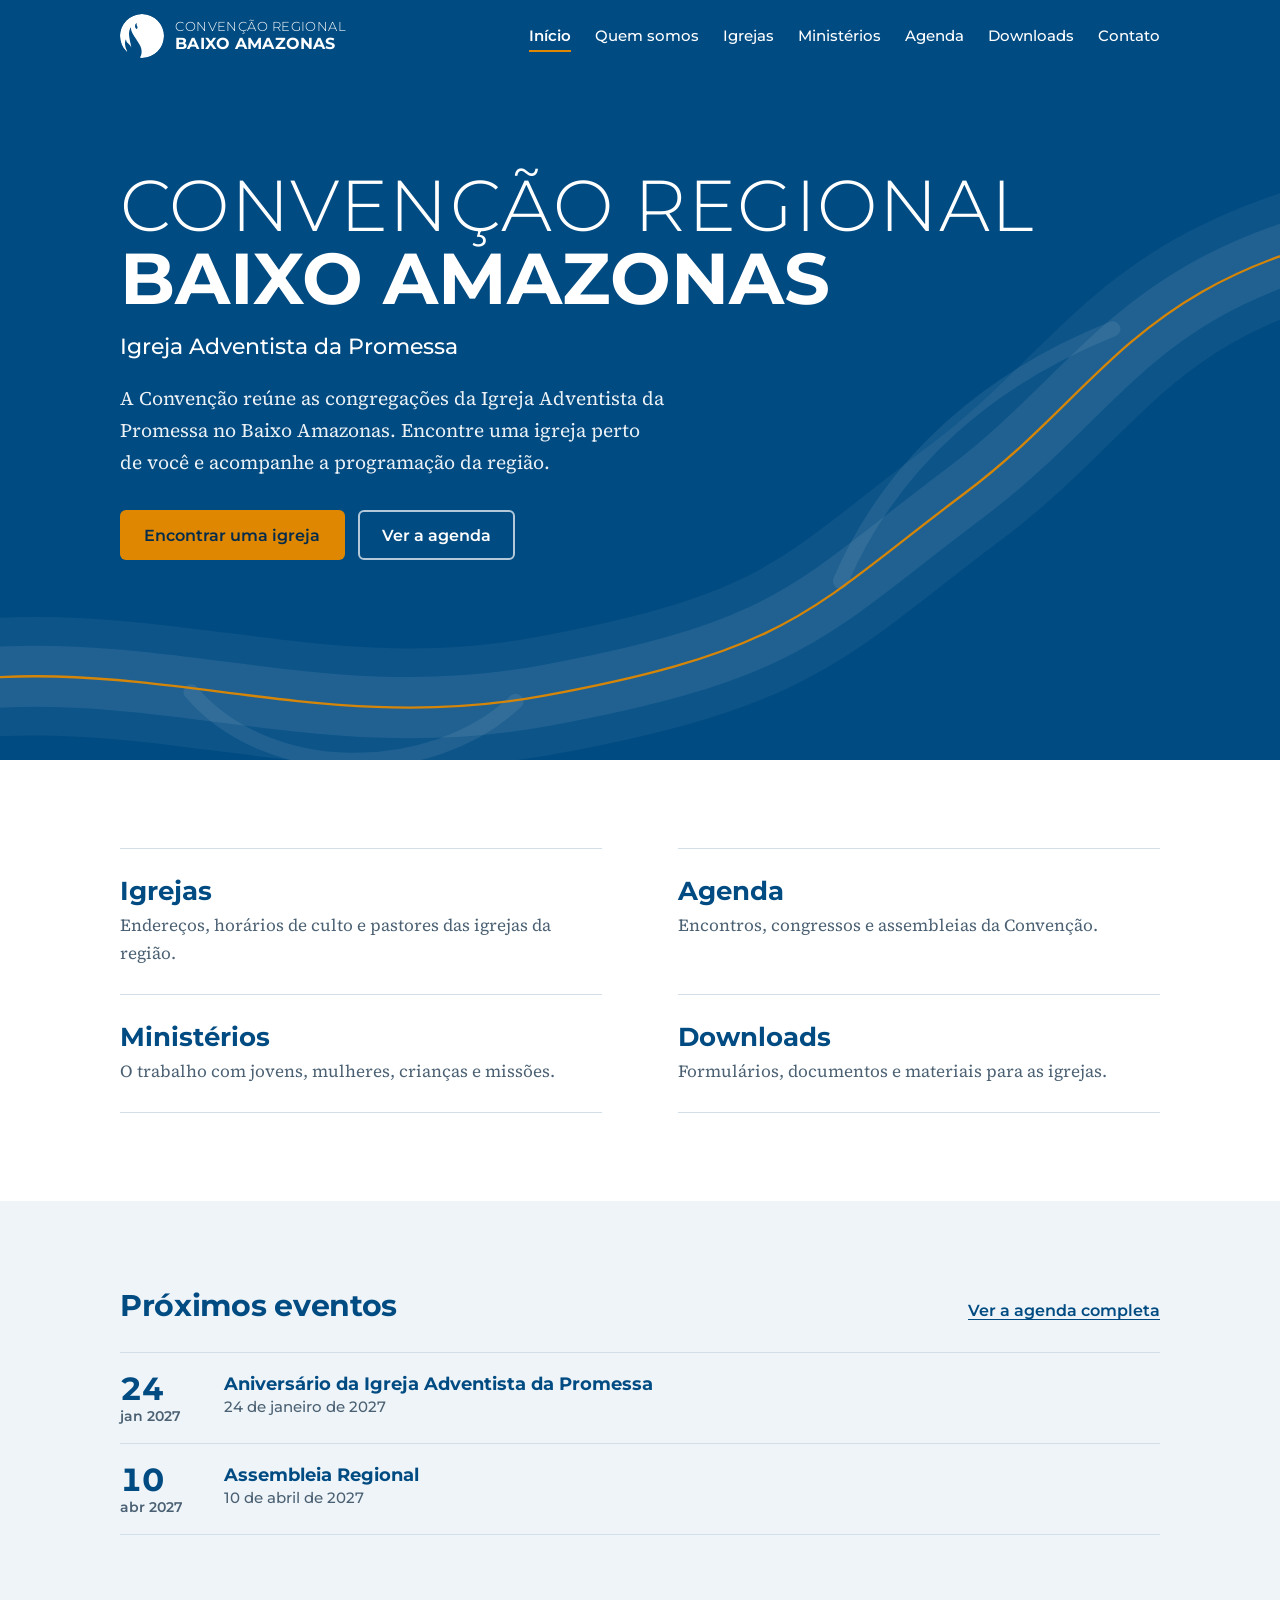
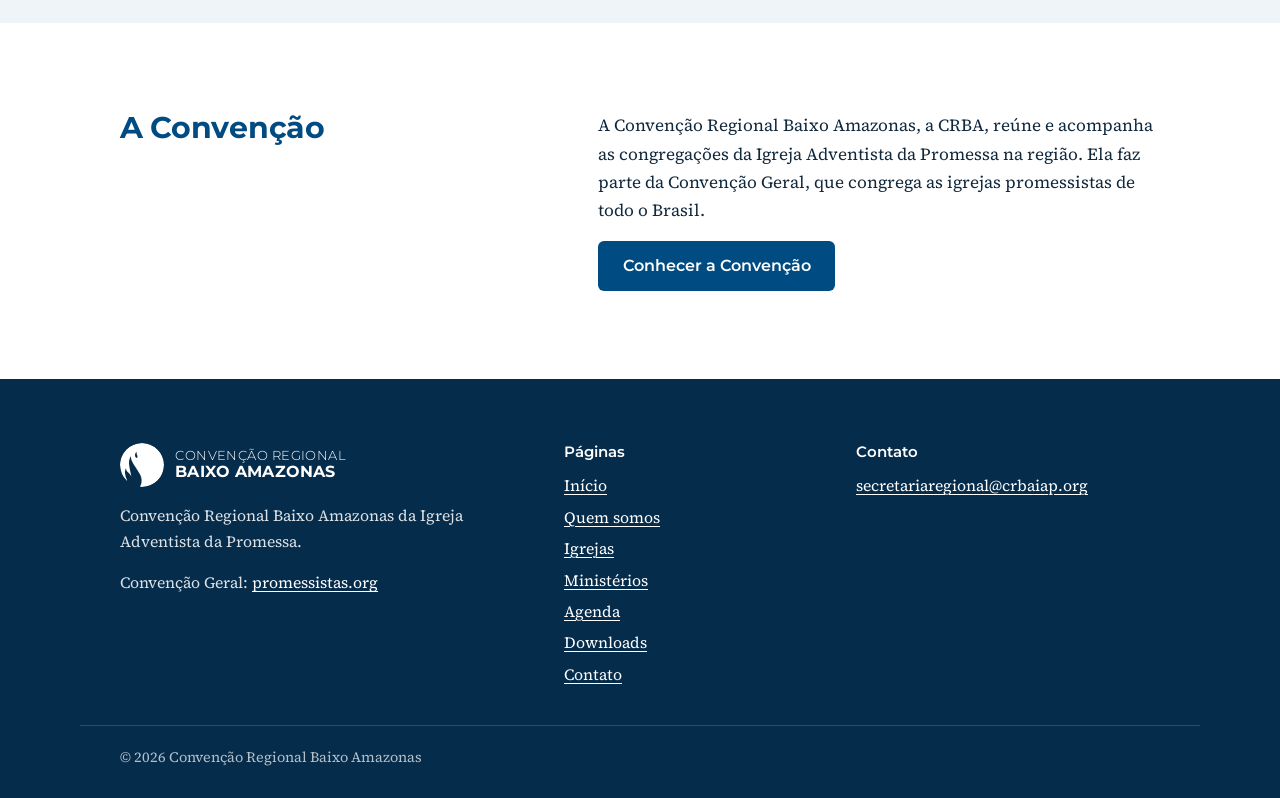
<file: index.html>
<!doctype html>
<html lang="pt-BR" data-base="">
<head>
<meta charset="utf-8">
<meta name="viewport" content="width=device-width, initial-scale=1">
<title>Convenção Regional Baixo Amazonas | Igreja Adventista da Promessa</title>
<meta name="description" content="Site oficial da Convenção Regional Baixo Amazonas da Igreja Adventista da Promessa: igrejas da região, agenda, ministérios e contato.">
<link rel="canonical" href="https://crbaiap.org/">
<meta property="og:type" content="website">
<meta property="og:locale" content="pt_BR">
<meta property="og:site_name" content="Convenção Regional Baixo Amazonas">
<meta property="og:title" content="Convenção Regional Baixo Amazonas | Igreja Adventista da Promessa">
<meta property="og:description" content="Site oficial da Convenção Regional Baixo Amazonas da Igreja Adventista da Promessa: igrejas da região, agenda, ministérios e contato.">
<meta property="og:image" content="https://crbaiap.org/assets/img/compartilhar.png">
<meta name="theme-color" content="#004B82">
<link rel="icon" href="assets/img/favicon.svg" type="image/svg+xml">
<link rel="icon" href="assets/img/favicon-32.png" sizes="32x32" type="image/png">
<link rel="apple-touch-icon" href="assets/img/apple-touch-icon.png">
<link rel="preload" href="assets/fonts/montserrat-latin-wght-normal.woff2" as="font" type="font/woff2" crossorigin>
<link rel="stylesheet" href="assets/css/site.css">
</head>
<body>
<a class="pular" href="#conteudo">Ir para o conteúdo</a>

<header class="topo">
  <div class="caixa topo-linha">
    <a class="marca" href="" aria-label="Convenção Regional Baixo Amazonas, página inicial">
      <img src="assets/img/marca-branca.svg" alt="" width="44" height="44">
      <span class="marca-nome"><span class="marca-l1">Convenção Regional</span><span class="marca-l2">Baixo Amazonas</span></span>
    </a>
    <button class="menu-botao" type="button" aria-expanded="false" aria-controls="menu">Menu</button>
    <nav class="menu" id="menu" aria-label="Principal">
      <ul><li><a href="" aria-current="page">Início</a></li><li><a href="quem-somos/">Quem somos</a></li><li><a href="igrejas/">Igrejas</a></li><li><a href="ministerios/">Ministérios</a></li><li><a href="agenda/">Agenda</a></li><li><a href="downloads/">Downloads</a></li><li><a href="contato/">Contato</a></li></ul>
    </nav>
  </div>
</header>

<main id="conteudo">
  <section class="abertura">
    <div class="caixa abertura-texto">
      <h1><span class="l1">Convenção Regional</span> <span class="l2">Baixo Amazonas</span></h1>
      <p class="abertura-igreja">Igreja Adventista da Promessa</p>
      <p class="abertura-resumo">A Convenção reúne as congregações da Igreja Adventista da Promessa no Baixo Amazonas. Encontre uma igreja perto de você e acompanhe a programação da região.</p>
      <div class="acoes">
        <a class="botao botao-cheio" href="igrejas/">Encontrar uma igreja</a>
        <a class="botao botao-linha" href="agenda/">Ver a agenda</a>
      </div>
    </div>
    <svg class="rio" viewBox="0 0 1440 720" preserveAspectRatio="xMidYMax slice" aria-hidden="true" focusable="false">
      <path class="leito" stroke-width="124" d="M-80 650C180 590 360 700 620 652S900 560 1060 440S1240 200 1560 150"/>
      <path class="canal" stroke-width="64" d="M-80 650C180 590 360 700 620 652S900 560 1060 440S1240 200 1560 150"/>
      <path class="canal" stroke-width="16" d="M250 648C330 742 500 742 590 658"/>
      <path class="canal" stroke-width="16" d="M930 532C985 404 1090 318 1215 268"/>
      <path class="fio-chama" pathLength="1" d="M-80 650C180 590 360 700 620 652S900 560 1060 440S1240 200 1560 150"/>
    </svg>
  </section>

  <section class="secao" aria-label="Acesso rápido">
    <div class="caixa">
      <ul class="atalhos">
        <li><a href="igrejas/"><strong>Igrejas</strong><span>Endereços, horários de culto e pastores das igrejas da região.</span></a></li>
        <li><a href="agenda/"><strong>Agenda</strong><span>Encontros, congressos e assembleias da Convenção.</span></a></li>
        <li><a href="ministerios/"><strong>Ministérios</strong><span>O trabalho com jovens, mulheres, crianças e missões.</span></a></li>
        <li><a href="downloads/"><strong>Downloads</strong><span>Formulários, documentos e materiais para as igrejas.</span></a></li>
      </ul>
    </div>
  </section>

  <section class="secao secao-nevoa" data-proximos hidden>
    <div class="caixa">
      <div class="secao-cabeca">
        <h2>Próximos eventos</h2>
        <a href="agenda/">Ver a agenda completa</a>
      </div>
      <ul class="eventos"></ul>
    </div>
  </section>

  <section class="secao">
    <div class="caixa duas">
      <h2>A Convenção</h2>
      <div>
        <p>A Convenção Regional Baixo Amazonas, a CRBA, reúne e acompanha as congregações da Igreja Adventista da Promessa na região. Ela faz parte da Convenção Geral, que congrega as igrejas promessistas de todo o Brasil.</p>
        <p><a class="botao botao-azul" href="quem-somos/">Conhecer a Convenção</a></p>
      </div>
    </div>
  </section>
</main>

<footer class="rodape">
  <div class="caixa rodape-grade">
    <div>
      <a class="marca" href="" aria-label="Convenção Regional Baixo Amazonas, página inicial">
        <img src="assets/img/marca-branca.svg" alt="" width="44" height="44">
        <span class="marca-nome"><span class="marca-l1">Convenção Regional</span><span class="marca-l2">Baixo Amazonas</span></span>
      </a>
      <p>Convenção Regional Baixo Amazonas da Igreja Adventista da Promessa.</p>
      <p>Convenção Geral: <a href="https://promessistas.org/" target="_blank" rel="noopener">promessistas.org</a></p>
    </div>
    <nav aria-label="Rodapé">
      <h2>Páginas</h2>
      <ul><li><a href="">Início</a></li><li><a href="quem-somos/">Quem somos</a></li><li><a href="igrejas/">Igrejas</a></li><li><a href="ministerios/">Ministérios</a></li><li><a href="agenda/">Agenda</a></li><li><a href="downloads/">Downloads</a></li><li><a href="contato/">Contato</a></li></ul>
    </nav>
    <div data-rodape-contatos hidden>
      <h2>Contato</h2>
      <ul></ul>
    </div>
  </div>
  <div class="caixa rodape-fim">© <span data-ano>2026</span> Convenção Regional Baixo Amazonas</div>
</footer>

<script src="assets/js/site.js" defer></script>
</body>
</html>
</file>
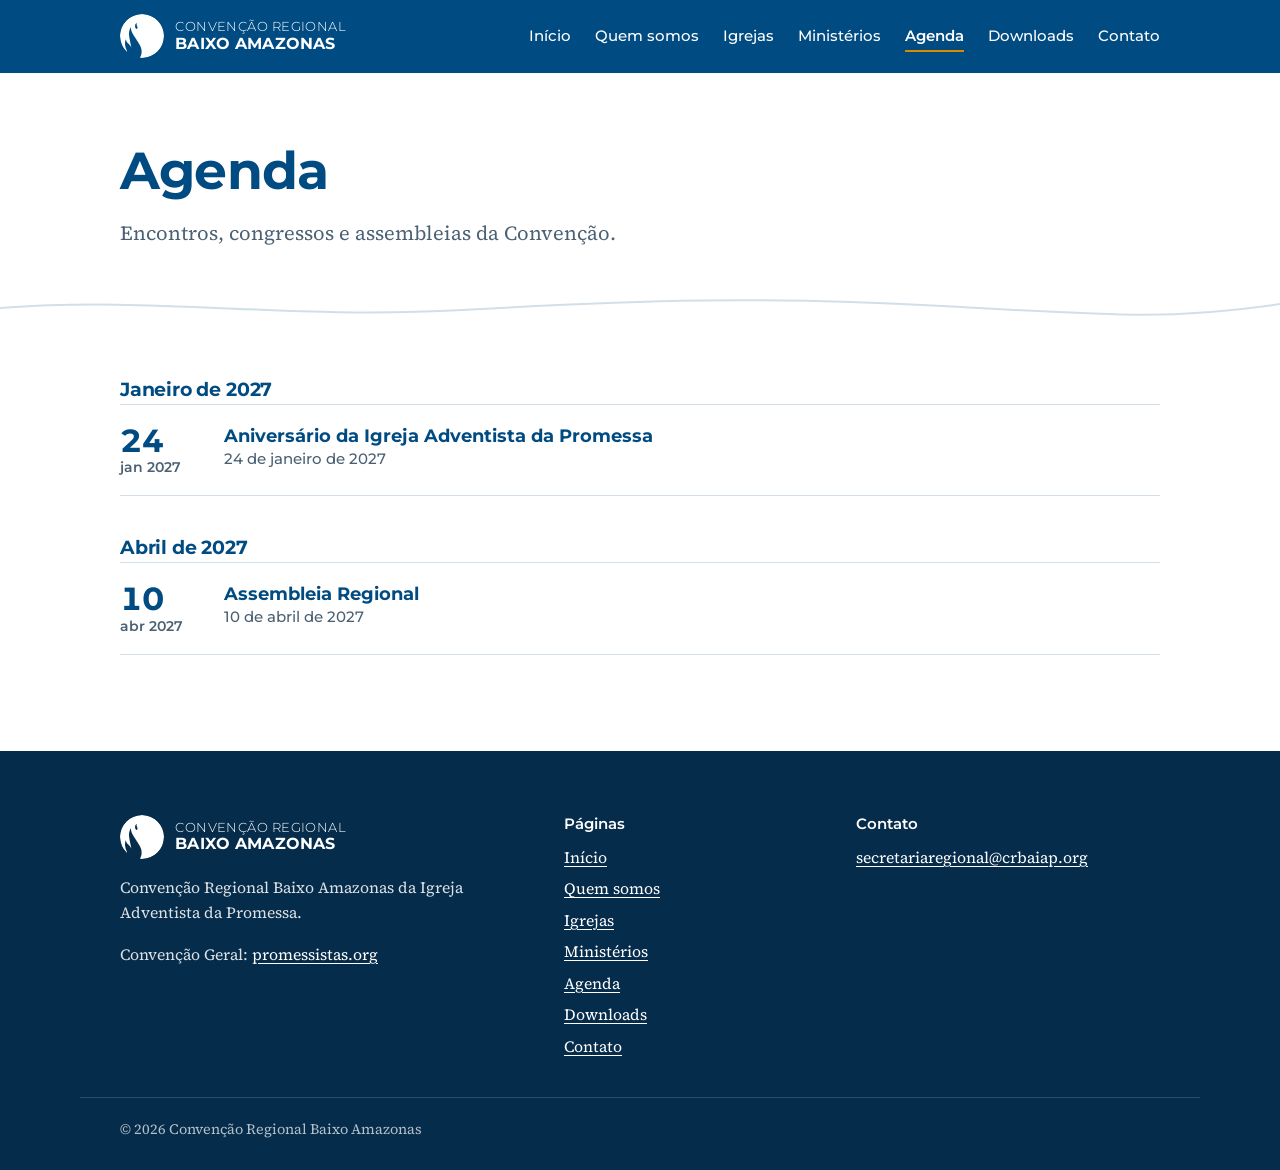
<file: agenda/index.html>
<!doctype html>
<html lang="pt-BR" data-base="../">
<head>
<meta charset="utf-8">
<meta name="viewport" content="width=device-width, initial-scale=1">
<title>Agenda | Convenção Regional Baixo Amazonas</title>
<meta name="description" content="Encontros, congressos e assembleias da Convenção Regional Baixo Amazonas.">
<link rel="canonical" href="https://crbaiap.org/agenda/">
<meta property="og:type" content="website">
<meta property="og:locale" content="pt_BR">
<meta property="og:site_name" content="Convenção Regional Baixo Amazonas">
<meta property="og:title" content="Agenda | Convenção Regional Baixo Amazonas">
<meta property="og:description" content="Encontros, congressos e assembleias da Convenção Regional Baixo Amazonas.">
<meta property="og:image" content="https://crbaiap.org/assets/img/compartilhar.png">
<meta name="theme-color" content="#004B82">
<link rel="icon" href="../assets/img/favicon.svg" type="image/svg+xml">
<link rel="icon" href="../assets/img/favicon-32.png" sizes="32x32" type="image/png">
<link rel="apple-touch-icon" href="../assets/img/apple-touch-icon.png">
<link rel="preload" href="../assets/fonts/montserrat-latin-wght-normal.woff2" as="font" type="font/woff2" crossorigin>
<link rel="stylesheet" href="../assets/css/site.css">
</head>
<body>
<a class="pular" href="#conteudo">Ir para o conteúdo</a>

<header class="topo">
  <div class="caixa topo-linha">
    <a class="marca" href="../" aria-label="Convenção Regional Baixo Amazonas, página inicial">
      <img src="../assets/img/marca-branca.svg" alt="" width="44" height="44">
      <span class="marca-nome"><span class="marca-l1">Convenção Regional</span><span class="marca-l2">Baixo Amazonas</span></span>
    </a>
    <button class="menu-botao" type="button" aria-expanded="false" aria-controls="menu">Menu</button>
    <nav class="menu" id="menu" aria-label="Principal">
      <ul><li><a href="../">Início</a></li><li><a href="../quem-somos/">Quem somos</a></li><li><a href="../igrejas/">Igrejas</a></li><li><a href="../ministerios/">Ministérios</a></li><li><a href="../agenda/" aria-current="page">Agenda</a></li><li><a href="../downloads/">Downloads</a></li><li><a href="../contato/">Contato</a></li></ul>
    </nav>
  </div>
</header>

<main id="conteudo">
  <div class="caixa pagina-cabeca">
    <h1>Agenda</h1>
    <p>Encontros, congressos e assembleias da Convenção.</p>
  </div>
  <svg class="margem-rio" viewBox="0 0 1440 28" preserveAspectRatio="none" aria-hidden="true" focusable="false"><path d="M0 14C180 2 320 26 520 16S860 2 1060 12S1320 26 1440 10"/></svg>
  <div class="caixa pagina-corpo">
    <div data-lista="agenda">
        <p class="carregando">Carregando…</p>
        <noscript><p>Para ver esta lista, ative o JavaScript no navegador.</p></noscript>
      </div>
  </div>
</main>

<footer class="rodape">
  <div class="caixa rodape-grade">
    <div>
      <a class="marca" href="../" aria-label="Convenção Regional Baixo Amazonas, página inicial">
        <img src="../assets/img/marca-branca.svg" alt="" width="44" height="44">
        <span class="marca-nome"><span class="marca-l1">Convenção Regional</span><span class="marca-l2">Baixo Amazonas</span></span>
      </a>
      <p>Convenção Regional Baixo Amazonas da Igreja Adventista da Promessa.</p>
      <p>Convenção Geral: <a href="https://promessistas.org/" target="_blank" rel="noopener">promessistas.org</a></p>
    </div>
    <nav aria-label="Rodapé">
      <h2>Páginas</h2>
      <ul><li><a href="../">Início</a></li><li><a href="../quem-somos/">Quem somos</a></li><li><a href="../igrejas/">Igrejas</a></li><li><a href="../ministerios/">Ministérios</a></li><li><a href="../agenda/">Agenda</a></li><li><a href="../downloads/">Downloads</a></li><li><a href="../contato/">Contato</a></li></ul>
    </nav>
    <div data-rodape-contatos hidden>
      <h2>Contato</h2>
      <ul></ul>
    </div>
  </div>
  <div class="caixa rodape-fim">© <span data-ano>2026</span> Convenção Regional Baixo Amazonas</div>
</footer>

<script src="../assets/js/site.js" defer></script>
</body>
</html>
</file>
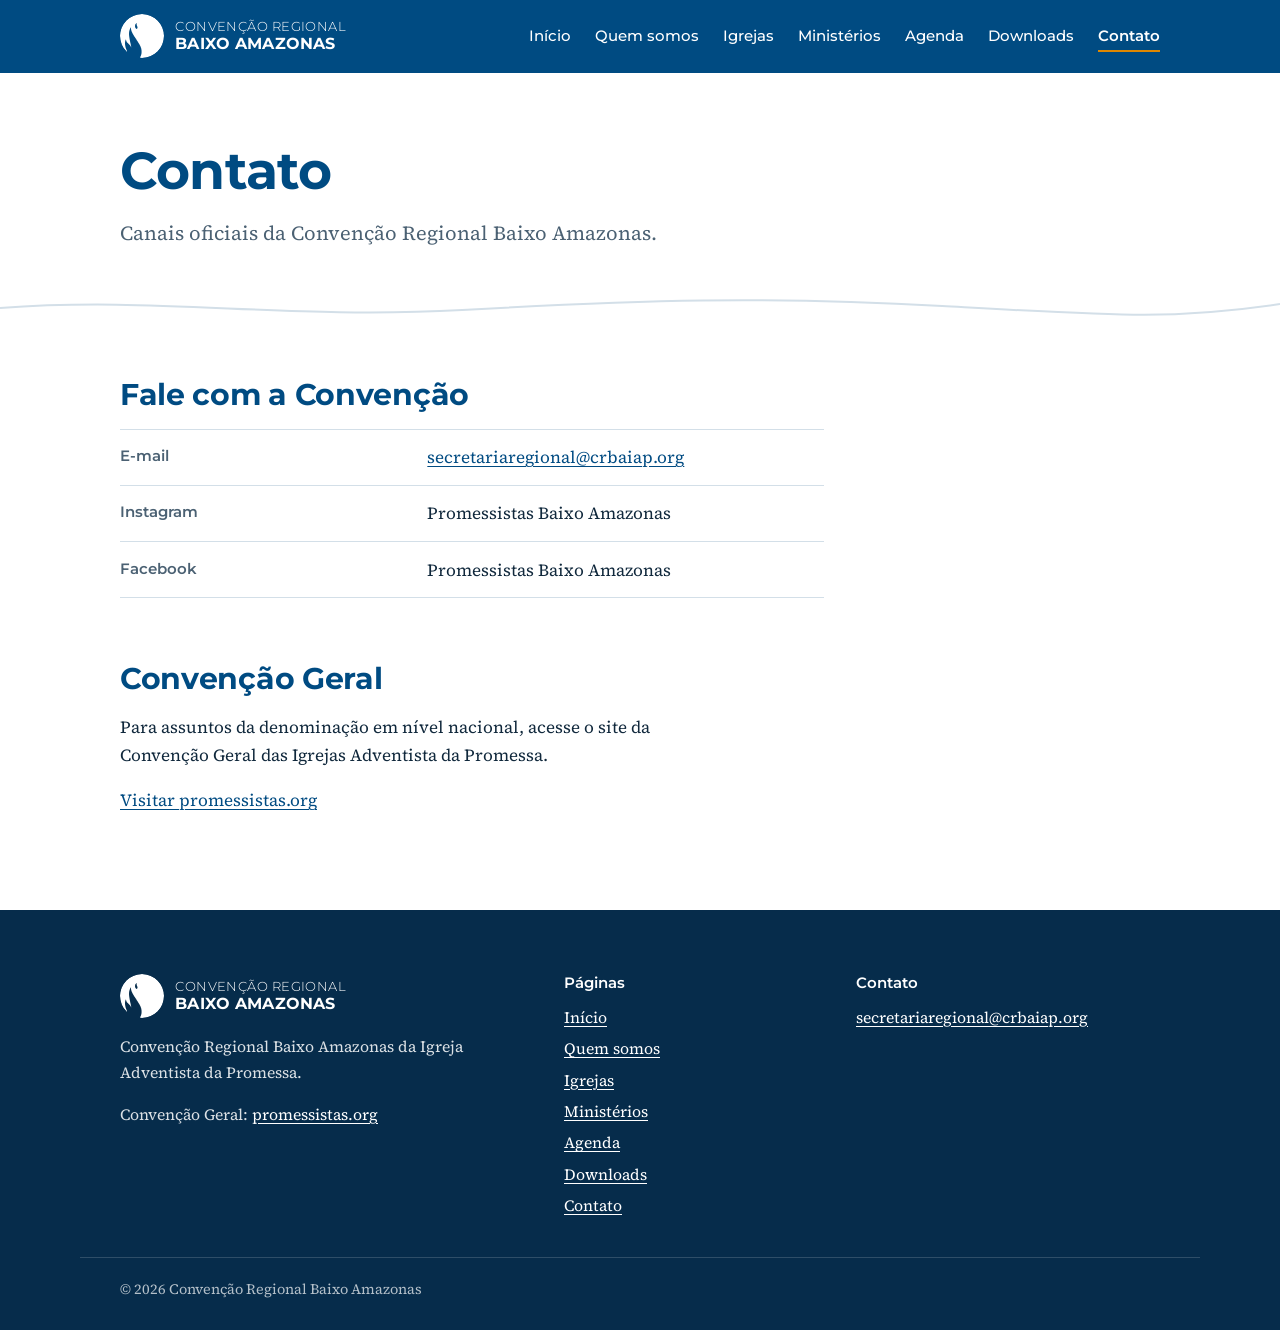
<file: contato/index.html>
<!doctype html>
<html lang="pt-BR" data-base="../">
<head>
<meta charset="utf-8">
<meta name="viewport" content="width=device-width, initial-scale=1">
<title>Contato | Convenção Regional Baixo Amazonas</title>
<meta name="description" content="Canais oficiais de contato da Convenção Regional Baixo Amazonas da Igreja Adventista da Promessa.">
<link rel="canonical" href="https://crbaiap.org/contato/">
<meta property="og:type" content="website">
<meta property="og:locale" content="pt_BR">
<meta property="og:site_name" content="Convenção Regional Baixo Amazonas">
<meta property="og:title" content="Contato | Convenção Regional Baixo Amazonas">
<meta property="og:description" content="Canais oficiais de contato da Convenção Regional Baixo Amazonas da Igreja Adventista da Promessa.">
<meta property="og:image" content="https://crbaiap.org/assets/img/compartilhar.png">
<meta name="theme-color" content="#004B82">
<link rel="icon" href="../assets/img/favicon.svg" type="image/svg+xml">
<link rel="icon" href="../assets/img/favicon-32.png" sizes="32x32" type="image/png">
<link rel="apple-touch-icon" href="../assets/img/apple-touch-icon.png">
<link rel="preload" href="../assets/fonts/montserrat-latin-wght-normal.woff2" as="font" type="font/woff2" crossorigin>
<link rel="stylesheet" href="../assets/css/site.css">
</head>
<body>
<a class="pular" href="#conteudo">Ir para o conteúdo</a>

<header class="topo">
  <div class="caixa topo-linha">
    <a class="marca" href="../" aria-label="Convenção Regional Baixo Amazonas, página inicial">
      <img src="../assets/img/marca-branca.svg" alt="" width="44" height="44">
      <span class="marca-nome"><span class="marca-l1">Convenção Regional</span><span class="marca-l2">Baixo Amazonas</span></span>
    </a>
    <button class="menu-botao" type="button" aria-expanded="false" aria-controls="menu">Menu</button>
    <nav class="menu" id="menu" aria-label="Principal">
      <ul><li><a href="../">Início</a></li><li><a href="../quem-somos/">Quem somos</a></li><li><a href="../igrejas/">Igrejas</a></li><li><a href="../ministerios/">Ministérios</a></li><li><a href="../agenda/">Agenda</a></li><li><a href="../downloads/">Downloads</a></li><li><a href="../contato/" aria-current="page">Contato</a></li></ul>
    </nav>
  </div>
</header>

<main id="conteudo">
  <div class="caixa pagina-cabeca">
    <h1>Contato</h1>
    <p>Canais oficiais da Convenção Regional Baixo Amazonas.</p>
  </div>
  <svg class="margem-rio" viewBox="0 0 1440 28" preserveAspectRatio="none" aria-hidden="true" focusable="false"><path d="M0 14C180 2 320 26 520 16S860 2 1060 12S1320 26 1440 10"/></svg>
  <div class="caixa pagina-corpo">
    <section class="bloco">
      <h2>Fale com a Convenção</h2>
      <div data-lista="contatos">
        <p class="carregando">Carregando…</p>
        <noscript><p>Para ver esta lista, ative o JavaScript no navegador.</p></noscript>
      </div>
    </section>

    <section class="bloco">
      <h2>Convenção Geral</h2>
      <p>Para assuntos da denominação em nível nacional, acesse o site da Convenção Geral das Igrejas Adventista da Promessa.</p>
      <p><a href="https://promessistas.org/" target="_blank" rel="noopener">Visitar promessistas.org</a></p>
    </section>
  </div>
</main>

<footer class="rodape">
  <div class="caixa rodape-grade">
    <div>
      <a class="marca" href="../" aria-label="Convenção Regional Baixo Amazonas, página inicial">
        <img src="../assets/img/marca-branca.svg" alt="" width="44" height="44">
        <span class="marca-nome"><span class="marca-l1">Convenção Regional</span><span class="marca-l2">Baixo Amazonas</span></span>
      </a>
      <p>Convenção Regional Baixo Amazonas da Igreja Adventista da Promessa.</p>
      <p>Convenção Geral: <a href="https://promessistas.org/" target="_blank" rel="noopener">promessistas.org</a></p>
    </div>
    <nav aria-label="Rodapé">
      <h2>Páginas</h2>
      <ul><li><a href="../">Início</a></li><li><a href="../quem-somos/">Quem somos</a></li><li><a href="../igrejas/">Igrejas</a></li><li><a href="../ministerios/">Ministérios</a></li><li><a href="../agenda/">Agenda</a></li><li><a href="../downloads/">Downloads</a></li><li><a href="../contato/">Contato</a></li></ul>
    </nav>
    <div data-rodape-contatos hidden>
      <h2>Contato</h2>
      <ul></ul>
    </div>
  </div>
  <div class="caixa rodape-fim">© <span data-ano>2026</span> Convenção Regional Baixo Amazonas</div>
</footer>

<script src="../assets/js/site.js" defer></script>
</body>
</html>
</file>
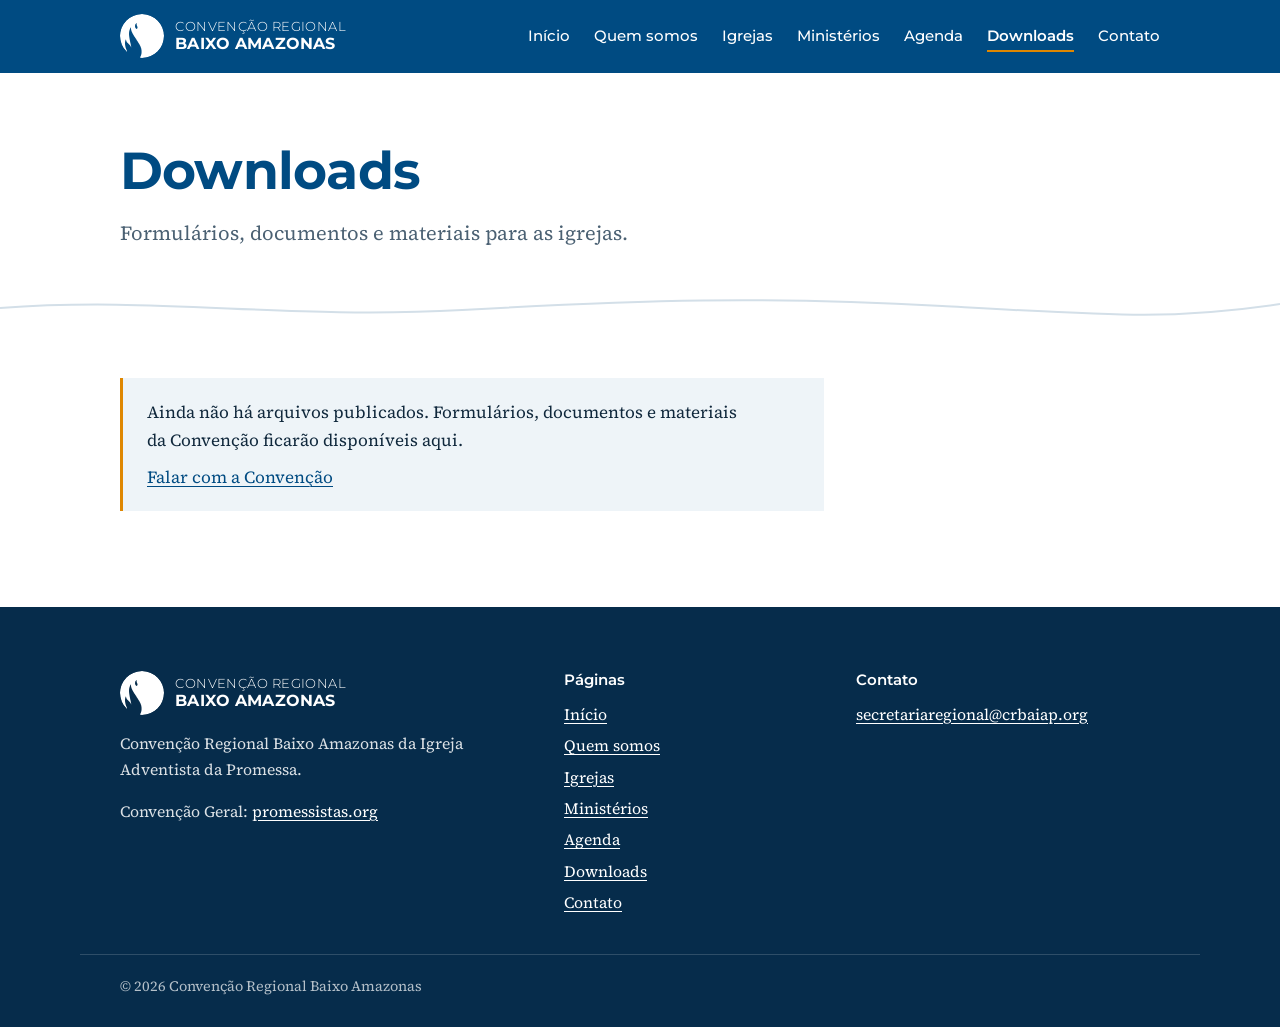
<file: downloads/index.html>
<!doctype html>
<html lang="pt-BR" data-base="../">
<head>
<meta charset="utf-8">
<meta name="viewport" content="width=device-width, initial-scale=1">
<title>Downloads | Convenção Regional Baixo Amazonas</title>
<meta name="description" content="Formulários, documentos e materiais da Convenção Regional Baixo Amazonas para as igrejas.">
<link rel="canonical" href="https://crbaiap.org/downloads/">
<meta property="og:type" content="website">
<meta property="og:locale" content="pt_BR">
<meta property="og:site_name" content="Convenção Regional Baixo Amazonas">
<meta property="og:title" content="Downloads | Convenção Regional Baixo Amazonas">
<meta property="og:description" content="Formulários, documentos e materiais da Convenção Regional Baixo Amazonas para as igrejas.">
<meta property="og:image" content="https://crbaiap.org/assets/img/compartilhar.png">
<meta name="theme-color" content="#004B82">
<link rel="icon" href="../assets/img/favicon.svg" type="image/svg+xml">
<link rel="icon" href="../assets/img/favicon-32.png" sizes="32x32" type="image/png">
<link rel="apple-touch-icon" href="../assets/img/apple-touch-icon.png">
<link rel="preload" href="../assets/fonts/montserrat-latin-wght-normal.woff2" as="font" type="font/woff2" crossorigin>
<link rel="stylesheet" href="../assets/css/site.css">
</head>
<body>
<a class="pular" href="#conteudo">Ir para o conteúdo</a>

<header class="topo">
  <div class="caixa topo-linha">
    <a class="marca" href="../" aria-label="Convenção Regional Baixo Amazonas, página inicial">
      <img src="../assets/img/marca-branca.svg" alt="" width="44" height="44">
      <span class="marca-nome"><span class="marca-l1">Convenção Regional</span><span class="marca-l2">Baixo Amazonas</span></span>
    </a>
    <button class="menu-botao" type="button" aria-expanded="false" aria-controls="menu">Menu</button>
    <nav class="menu" id="menu" aria-label="Principal">
      <ul><li><a href="../">Início</a></li><li><a href="../quem-somos/">Quem somos</a></li><li><a href="../igrejas/">Igrejas</a></li><li><a href="../ministerios/">Ministérios</a></li><li><a href="../agenda/">Agenda</a></li><li><a href="../downloads/" aria-current="page">Downloads</a></li><li><a href="../contato/">Contato</a></li></ul>
    </nav>
  </div>
</header>

<main id="conteudo">
  <div class="caixa pagina-cabeca">
    <h1>Downloads</h1>
    <p>Formulários, documentos e materiais para as igrejas.</p>
  </div>
  <svg class="margem-rio" viewBox="0 0 1440 28" preserveAspectRatio="none" aria-hidden="true" focusable="false"><path d="M0 14C180 2 320 26 520 16S860 2 1060 12S1320 26 1440 10"/></svg>
  <div class="caixa pagina-corpo">
    <div data-lista="downloads">
        <p class="carregando">Carregando…</p>
        <noscript><p>Para ver esta lista, ative o JavaScript no navegador.</p></noscript>
      </div>
  </div>
</main>

<footer class="rodape">
  <div class="caixa rodape-grade">
    <div>
      <a class="marca" href="../" aria-label="Convenção Regional Baixo Amazonas, página inicial">
        <img src="../assets/img/marca-branca.svg" alt="" width="44" height="44">
        <span class="marca-nome"><span class="marca-l1">Convenção Regional</span><span class="marca-l2">Baixo Amazonas</span></span>
      </a>
      <p>Convenção Regional Baixo Amazonas da Igreja Adventista da Promessa.</p>
      <p>Convenção Geral: <a href="https://promessistas.org/" target="_blank" rel="noopener">promessistas.org</a></p>
    </div>
    <nav aria-label="Rodapé">
      <h2>Páginas</h2>
      <ul><li><a href="../">Início</a></li><li><a href="../quem-somos/">Quem somos</a></li><li><a href="../igrejas/">Igrejas</a></li><li><a href="../ministerios/">Ministérios</a></li><li><a href="../agenda/">Agenda</a></li><li><a href="../downloads/">Downloads</a></li><li><a href="../contato/">Contato</a></li></ul>
    </nav>
    <div data-rodape-contatos hidden>
      <h2>Contato</h2>
      <ul></ul>
    </div>
  </div>
  <div class="caixa rodape-fim">© <span data-ano>2026</span> Convenção Regional Baixo Amazonas</div>
</footer>

<script src="../assets/js/site.js" defer></script>
</body>
</html>
</file>
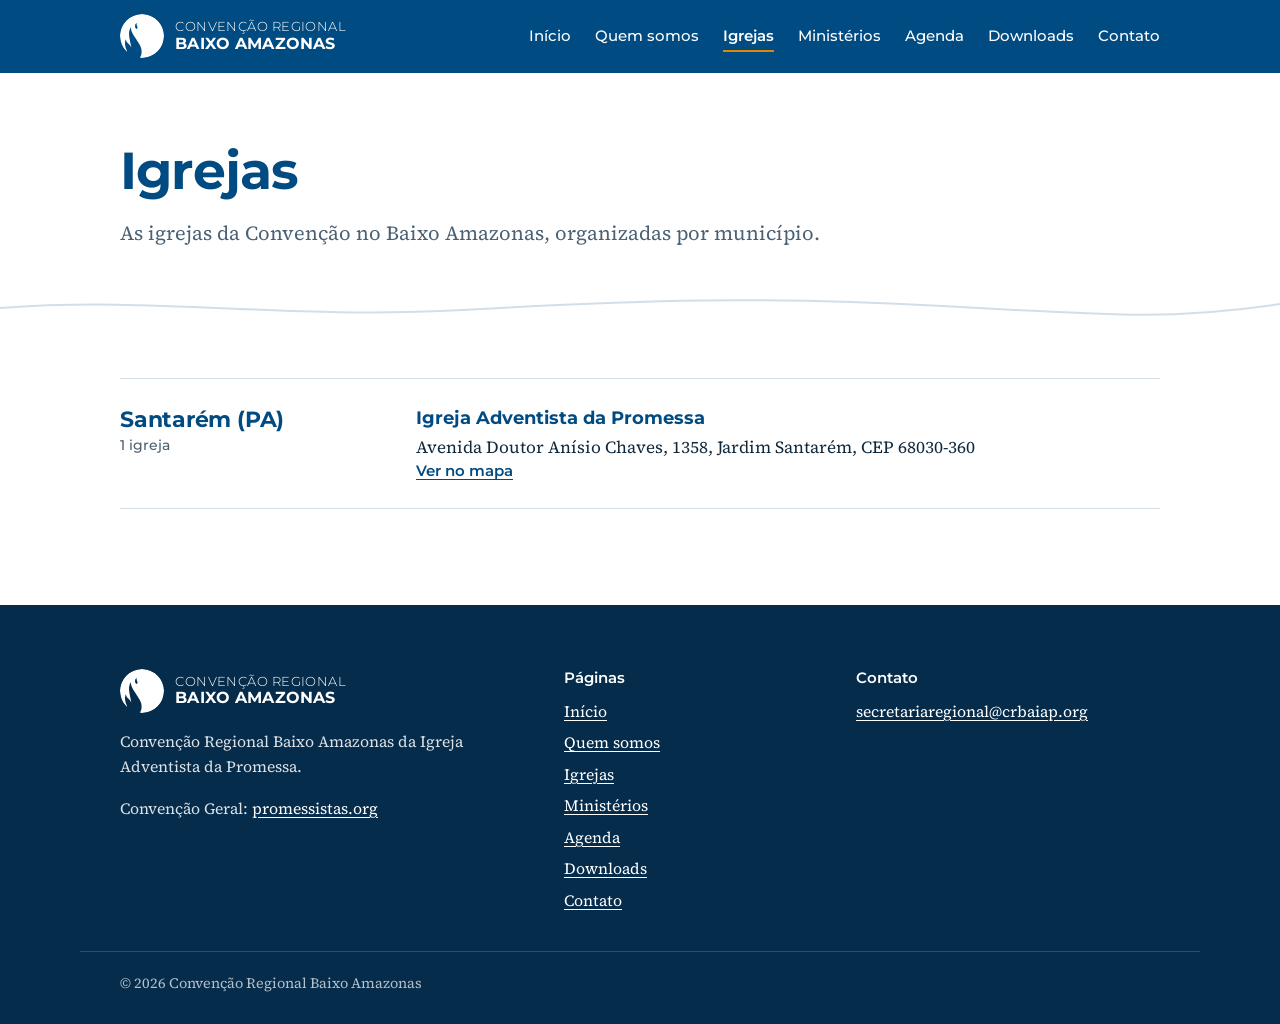
<file: igrejas/index.html>
<!doctype html>
<html lang="pt-BR" data-base="../">
<head>
<meta charset="utf-8">
<meta name="viewport" content="width=device-width, initial-scale=1">
<title>Igrejas | Convenção Regional Baixo Amazonas</title>
<meta name="description" content="Endereços, horários de culto e pastores das igrejas da Convenção Regional Baixo Amazonas, por município.">
<link rel="canonical" href="https://crbaiap.org/igrejas/">
<meta property="og:type" content="website">
<meta property="og:locale" content="pt_BR">
<meta property="og:site_name" content="Convenção Regional Baixo Amazonas">
<meta property="og:title" content="Igrejas | Convenção Regional Baixo Amazonas">
<meta property="og:description" content="Endereços, horários de culto e pastores das igrejas da Convenção Regional Baixo Amazonas, por município.">
<meta property="og:image" content="https://crbaiap.org/assets/img/compartilhar.png">
<meta name="theme-color" content="#004B82">
<link rel="icon" href="../assets/img/favicon.svg" type="image/svg+xml">
<link rel="icon" href="../assets/img/favicon-32.png" sizes="32x32" type="image/png">
<link rel="apple-touch-icon" href="../assets/img/apple-touch-icon.png">
<link rel="preload" href="../assets/fonts/montserrat-latin-wght-normal.woff2" as="font" type="font/woff2" crossorigin>
<link rel="stylesheet" href="../assets/css/site.css">
</head>
<body>
<a class="pular" href="#conteudo">Ir para o conteúdo</a>

<header class="topo">
  <div class="caixa topo-linha">
    <a class="marca" href="../" aria-label="Convenção Regional Baixo Amazonas, página inicial">
      <img src="../assets/img/marca-branca.svg" alt="" width="44" height="44">
      <span class="marca-nome"><span class="marca-l1">Convenção Regional</span><span class="marca-l2">Baixo Amazonas</span></span>
    </a>
    <button class="menu-botao" type="button" aria-expanded="false" aria-controls="menu">Menu</button>
    <nav class="menu" id="menu" aria-label="Principal">
      <ul><li><a href="../">Início</a></li><li><a href="../quem-somos/">Quem somos</a></li><li><a href="../igrejas/" aria-current="page">Igrejas</a></li><li><a href="../ministerios/">Ministérios</a></li><li><a href="../agenda/">Agenda</a></li><li><a href="../downloads/">Downloads</a></li><li><a href="../contato/">Contato</a></li></ul>
    </nav>
  </div>
</header>

<main id="conteudo">
  <div class="caixa pagina-cabeca">
    <h1>Igrejas</h1>
    <p>As igrejas da Convenção no Baixo Amazonas, organizadas por município.</p>
  </div>
  <svg class="margem-rio" viewBox="0 0 1440 28" preserveAspectRatio="none" aria-hidden="true" focusable="false"><path d="M0 14C180 2 320 26 520 16S860 2 1060 12S1320 26 1440 10"/></svg>
  <div class="caixa pagina-corpo">
    <div data-lista="igrejas">
        <p class="carregando">Carregando…</p>
        <noscript><p>Para ver esta lista, ative o JavaScript no navegador.</p></noscript>
      </div>
  </div>
</main>

<footer class="rodape">
  <div class="caixa rodape-grade">
    <div>
      <a class="marca" href="../" aria-label="Convenção Regional Baixo Amazonas, página inicial">
        <img src="../assets/img/marca-branca.svg" alt="" width="44" height="44">
        <span class="marca-nome"><span class="marca-l1">Convenção Regional</span><span class="marca-l2">Baixo Amazonas</span></span>
      </a>
      <p>Convenção Regional Baixo Amazonas da Igreja Adventista da Promessa.</p>
      <p>Convenção Geral: <a href="https://promessistas.org/" target="_blank" rel="noopener">promessistas.org</a></p>
    </div>
    <nav aria-label="Rodapé">
      <h2>Páginas</h2>
      <ul><li><a href="../">Início</a></li><li><a href="../quem-somos/">Quem somos</a></li><li><a href="../igrejas/">Igrejas</a></li><li><a href="../ministerios/">Ministérios</a></li><li><a href="../agenda/">Agenda</a></li><li><a href="../downloads/">Downloads</a></li><li><a href="../contato/">Contato</a></li></ul>
    </nav>
    <div data-rodape-contatos hidden>
      <h2>Contato</h2>
      <ul></ul>
    </div>
  </div>
  <div class="caixa rodape-fim">© <span data-ano>2026</span> Convenção Regional Baixo Amazonas</div>
</footer>

<script src="../assets/js/site.js" defer></script>
</body>
</html>
</file>
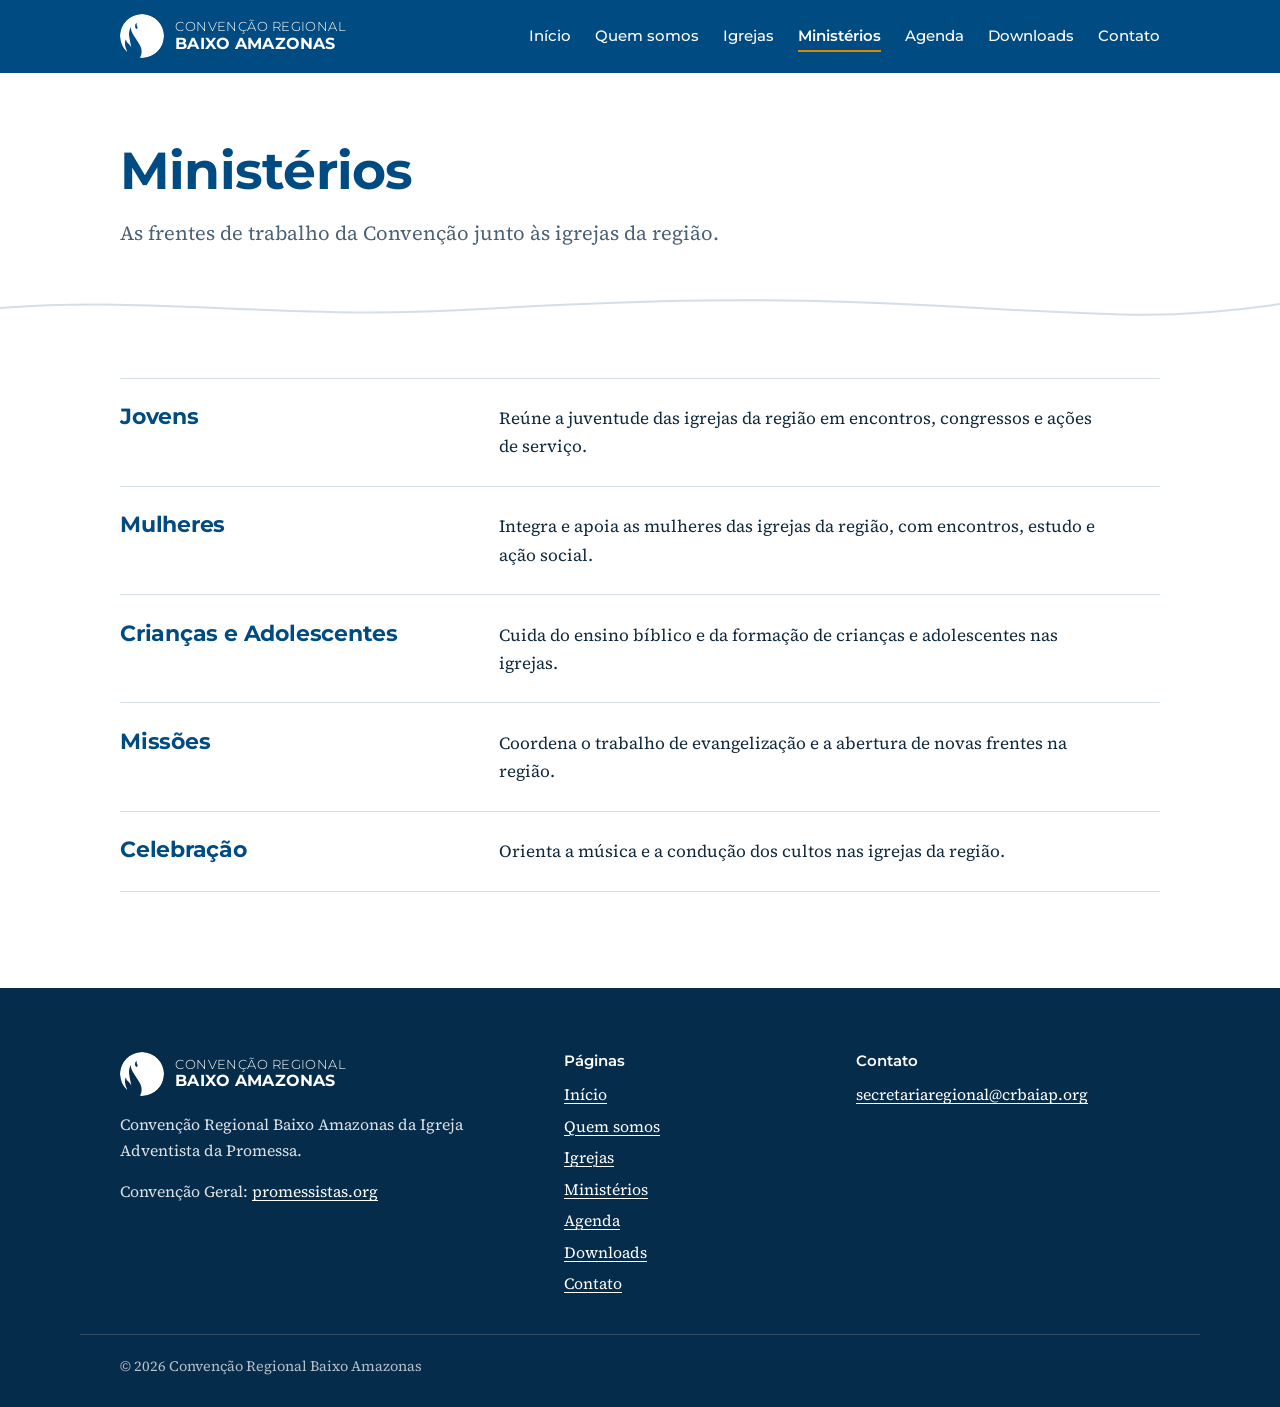
<file: ministerios/index.html>
<!doctype html>
<html lang="pt-BR" data-base="../">
<head>
<meta charset="utf-8">
<meta name="viewport" content="width=device-width, initial-scale=1">
<title>Ministérios | Convenção Regional Baixo Amazonas</title>
<meta name="description" content="Os ministérios da Convenção Regional Baixo Amazonas da Igreja Adventista da Promessa.">
<link rel="canonical" href="https://crbaiap.org/ministerios/">
<meta property="og:type" content="website">
<meta property="og:locale" content="pt_BR">
<meta property="og:site_name" content="Convenção Regional Baixo Amazonas">
<meta property="og:title" content="Ministérios | Convenção Regional Baixo Amazonas">
<meta property="og:description" content="Os ministérios da Convenção Regional Baixo Amazonas da Igreja Adventista da Promessa.">
<meta property="og:image" content="https://crbaiap.org/assets/img/compartilhar.png">
<meta name="theme-color" content="#004B82">
<link rel="icon" href="../assets/img/favicon.svg" type="image/svg+xml">
<link rel="icon" href="../assets/img/favicon-32.png" sizes="32x32" type="image/png">
<link rel="apple-touch-icon" href="../assets/img/apple-touch-icon.png">
<link rel="preload" href="../assets/fonts/montserrat-latin-wght-normal.woff2" as="font" type="font/woff2" crossorigin>
<link rel="stylesheet" href="../assets/css/site.css">
</head>
<body>
<a class="pular" href="#conteudo">Ir para o conteúdo</a>

<header class="topo">
  <div class="caixa topo-linha">
    <a class="marca" href="../" aria-label="Convenção Regional Baixo Amazonas, página inicial">
      <img src="../assets/img/marca-branca.svg" alt="" width="44" height="44">
      <span class="marca-nome"><span class="marca-l1">Convenção Regional</span><span class="marca-l2">Baixo Amazonas</span></span>
    </a>
    <button class="menu-botao" type="button" aria-expanded="false" aria-controls="menu">Menu</button>
    <nav class="menu" id="menu" aria-label="Principal">
      <ul><li><a href="../">Início</a></li><li><a href="../quem-somos/">Quem somos</a></li><li><a href="../igrejas/">Igrejas</a></li><li><a href="../ministerios/" aria-current="page">Ministérios</a></li><li><a href="../agenda/">Agenda</a></li><li><a href="../downloads/">Downloads</a></li><li><a href="../contato/">Contato</a></li></ul>
    </nav>
  </div>
</header>

<main id="conteudo">
  <div class="caixa pagina-cabeca">
    <h1>Ministérios</h1>
    <p>As frentes de trabalho da Convenção junto às igrejas da região.</p>
  </div>
  <svg class="margem-rio" viewBox="0 0 1440 28" preserveAspectRatio="none" aria-hidden="true" focusable="false"><path d="M0 14C180 2 320 26 520 16S860 2 1060 12S1320 26 1440 10"/></svg>
  <div class="caixa pagina-corpo">
    <div data-lista="ministerios">
        <p class="carregando">Carregando…</p>
        <noscript><p>Para ver esta lista, ative o JavaScript no navegador.</p></noscript>
      </div>
  </div>
</main>

<footer class="rodape">
  <div class="caixa rodape-grade">
    <div>
      <a class="marca" href="../" aria-label="Convenção Regional Baixo Amazonas, página inicial">
        <img src="../assets/img/marca-branca.svg" alt="" width="44" height="44">
        <span class="marca-nome"><span class="marca-l1">Convenção Regional</span><span class="marca-l2">Baixo Amazonas</span></span>
      </a>
      <p>Convenção Regional Baixo Amazonas da Igreja Adventista da Promessa.</p>
      <p>Convenção Geral: <a href="https://promessistas.org/" target="_blank" rel="noopener">promessistas.org</a></p>
    </div>
    <nav aria-label="Rodapé">
      <h2>Páginas</h2>
      <ul><li><a href="../">Início</a></li><li><a href="../quem-somos/">Quem somos</a></li><li><a href="../igrejas/">Igrejas</a></li><li><a href="../ministerios/">Ministérios</a></li><li><a href="../agenda/">Agenda</a></li><li><a href="../downloads/">Downloads</a></li><li><a href="../contato/">Contato</a></li></ul>
    </nav>
    <div data-rodape-contatos hidden>
      <h2>Contato</h2>
      <ul></ul>
    </div>
  </div>
  <div class="caixa rodape-fim">© <span data-ano>2026</span> Convenção Regional Baixo Amazonas</div>
</footer>

<script src="../assets/js/site.js" defer></script>
</body>
</html>
</file>
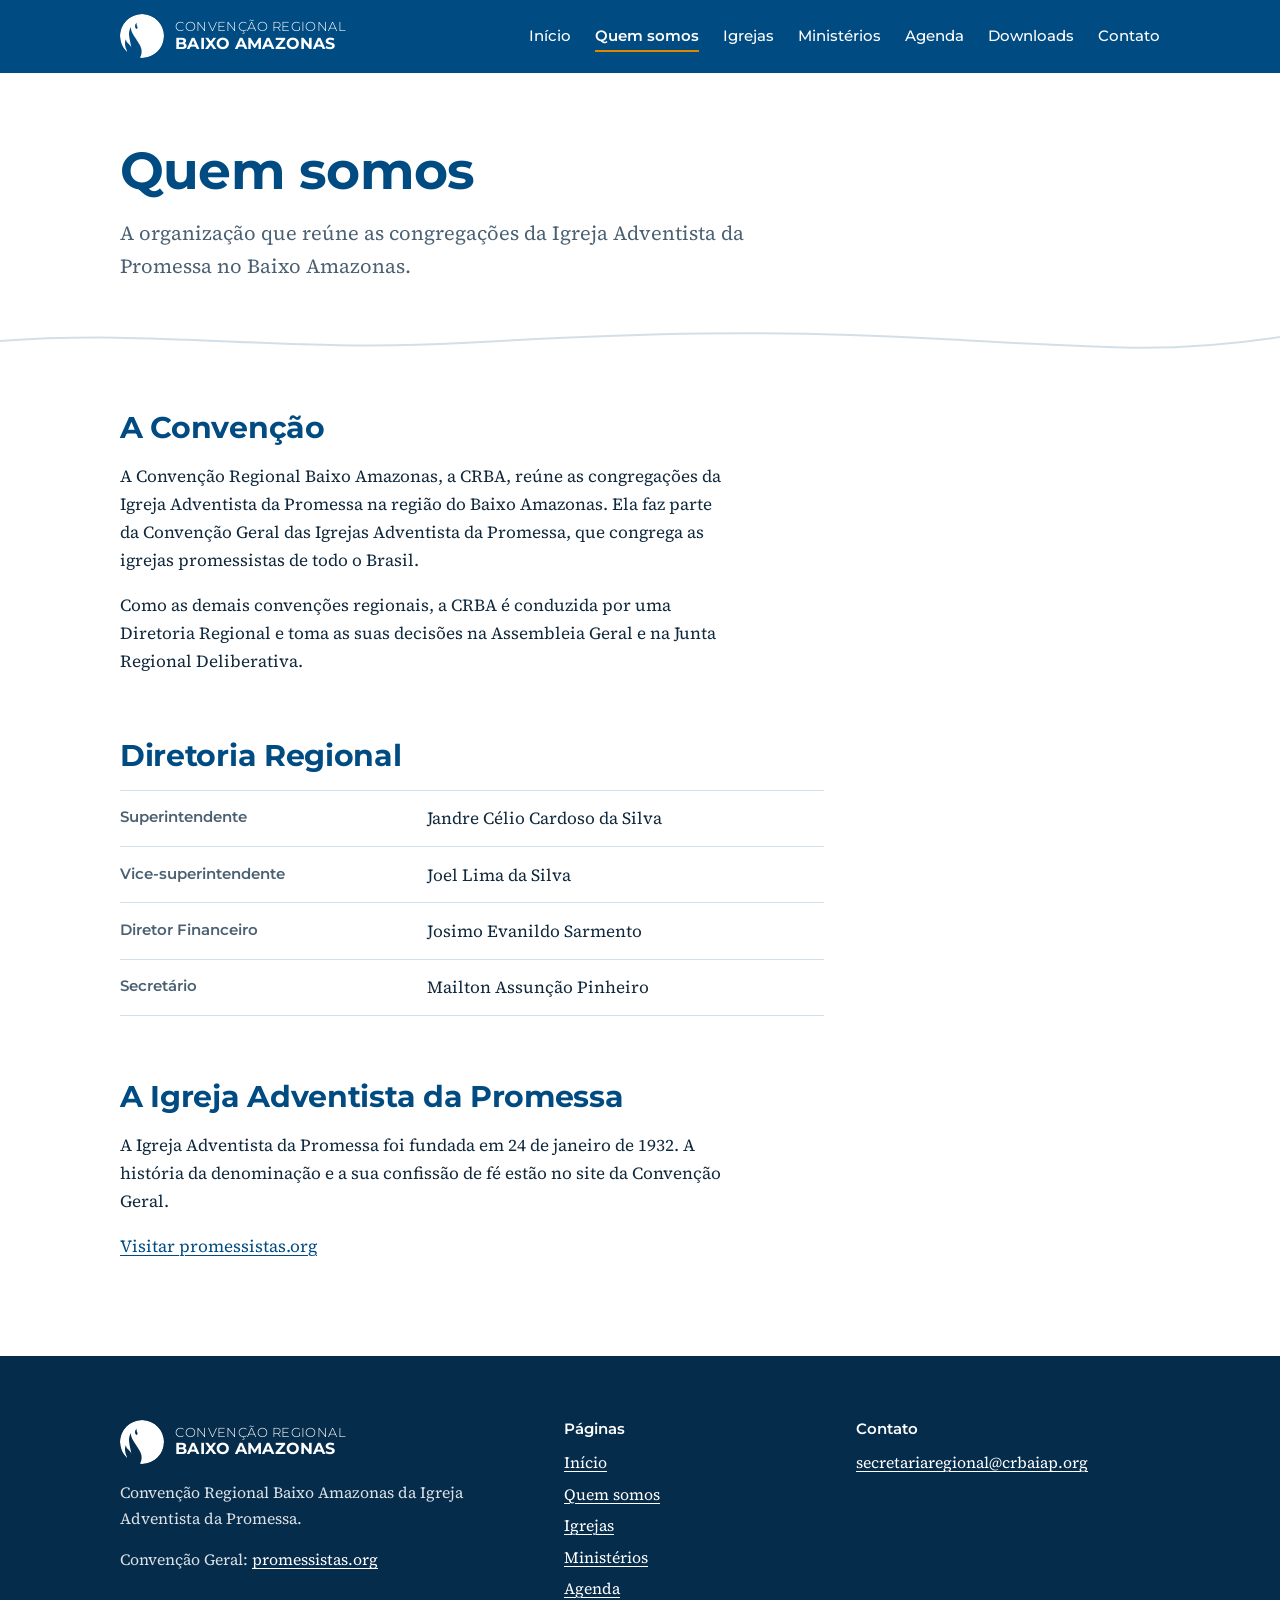
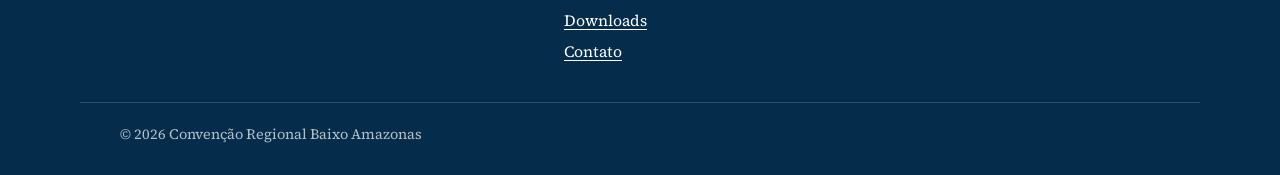
<file: quem-somos/index.html>
<!doctype html>
<html lang="pt-BR" data-base="../">
<head>
<meta charset="utf-8">
<meta name="viewport" content="width=device-width, initial-scale=1">
<title>Quem somos | Convenção Regional Baixo Amazonas</title>
<meta name="description" content="Conheça a Convenção Regional Baixo Amazonas da Igreja Adventista da Promessa e a sua Diretoria Regional.">
<link rel="canonical" href="https://crbaiap.org/quem-somos/">
<meta property="og:type" content="website">
<meta property="og:locale" content="pt_BR">
<meta property="og:site_name" content="Convenção Regional Baixo Amazonas">
<meta property="og:title" content="Quem somos | Convenção Regional Baixo Amazonas">
<meta property="og:description" content="Conheça a Convenção Regional Baixo Amazonas da Igreja Adventista da Promessa e a sua Diretoria Regional.">
<meta property="og:image" content="https://crbaiap.org/assets/img/compartilhar.png">
<meta name="theme-color" content="#004B82">
<link rel="icon" href="../assets/img/favicon.svg" type="image/svg+xml">
<link rel="icon" href="../assets/img/favicon-32.png" sizes="32x32" type="image/png">
<link rel="apple-touch-icon" href="../assets/img/apple-touch-icon.png">
<link rel="preload" href="../assets/fonts/montserrat-latin-wght-normal.woff2" as="font" type="font/woff2" crossorigin>
<link rel="stylesheet" href="../assets/css/site.css">
</head>
<body>
<a class="pular" href="#conteudo">Ir para o conteúdo</a>

<header class="topo">
  <div class="caixa topo-linha">
    <a class="marca" href="../" aria-label="Convenção Regional Baixo Amazonas, página inicial">
      <img src="../assets/img/marca-branca.svg" alt="" width="44" height="44">
      <span class="marca-nome"><span class="marca-l1">Convenção Regional</span><span class="marca-l2">Baixo Amazonas</span></span>
    </a>
    <button class="menu-botao" type="button" aria-expanded="false" aria-controls="menu">Menu</button>
    <nav class="menu" id="menu" aria-label="Principal">
      <ul><li><a href="../">Início</a></li><li><a href="../quem-somos/" aria-current="page">Quem somos</a></li><li><a href="../igrejas/">Igrejas</a></li><li><a href="../ministerios/">Ministérios</a></li><li><a href="../agenda/">Agenda</a></li><li><a href="../downloads/">Downloads</a></li><li><a href="../contato/">Contato</a></li></ul>
    </nav>
  </div>
</header>

<main id="conteudo">
  <div class="caixa pagina-cabeca">
    <h1>Quem somos</h1>
    <p>A organização que reúne as congregações da Igreja Adventista da Promessa no Baixo Amazonas.</p>
  </div>
  <svg class="margem-rio" viewBox="0 0 1440 28" preserveAspectRatio="none" aria-hidden="true" focusable="false"><path d="M0 14C180 2 320 26 520 16S860 2 1060 12S1320 26 1440 10"/></svg>
  <div class="caixa pagina-corpo">
    <section class="bloco">
      <h2>A Convenção</h2>
      <p>A Convenção Regional Baixo Amazonas, a CRBA, reúne as congregações da Igreja Adventista da Promessa na região do Baixo Amazonas. Ela faz parte da Convenção Geral das Igrejas Adventista da Promessa, que congrega as igrejas promessistas de todo o Brasil.</p>
      <p>Como as demais convenções regionais, a CRBA é conduzida por uma Diretoria Regional e toma as suas decisões na Assembleia Geral e na Junta Regional Deliberativa.</p>
    </section>

    <section class="bloco">
      <h2>Diretoria Regional</h2>
      <div data-lista="diretoria">
        <p class="carregando">Carregando…</p>
        <noscript><p>Para ver esta lista, ative o JavaScript no navegador.</p></noscript>
      </div>
    </section>

    <section class="bloco">
      <h2>A Igreja Adventista da Promessa</h2>
      <p>A Igreja Adventista da Promessa foi fundada em 24 de janeiro de 1932. A história da denominação e a sua confissão de fé estão no site da Convenção Geral.</p>
      <p><a href="https://promessistas.org/" target="_blank" rel="noopener">Visitar promessistas.org</a></p>
    </section>
  </div>
</main>

<footer class="rodape">
  <div class="caixa rodape-grade">
    <div>
      <a class="marca" href="../" aria-label="Convenção Regional Baixo Amazonas, página inicial">
        <img src="../assets/img/marca-branca.svg" alt="" width="44" height="44">
        <span class="marca-nome"><span class="marca-l1">Convenção Regional</span><span class="marca-l2">Baixo Amazonas</span></span>
      </a>
      <p>Convenção Regional Baixo Amazonas da Igreja Adventista da Promessa.</p>
      <p>Convenção Geral: <a href="https://promessistas.org/" target="_blank" rel="noopener">promessistas.org</a></p>
    </div>
    <nav aria-label="Rodapé">
      <h2>Páginas</h2>
      <ul><li><a href="../">Início</a></li><li><a href="../quem-somos/">Quem somos</a></li><li><a href="../igrejas/">Igrejas</a></li><li><a href="../ministerios/">Ministérios</a></li><li><a href="../agenda/">Agenda</a></li><li><a href="../downloads/">Downloads</a></li><li><a href="../contato/">Contato</a></li></ul>
    </nav>
    <div data-rodape-contatos hidden>
      <h2>Contato</h2>
      <ul></ul>
    </div>
  </div>
  <div class="caixa rodape-fim">© <span data-ano>2026</span> Convenção Regional Baixo Amazonas</div>
</footer>

<script src="../assets/js/site.js" defer></script>
</body>
</html>
</file>
<file: assets/css/site.css>
/* Convenção Regional Baixo Amazonas — folha de estilos única do site */

@font-face {
  font-family: "Montserrat";
  src: url("../fonts/montserrat-latin-wght-normal.woff2") format("woff2");
  font-weight: 100 900;
  font-style: normal;
  font-display: swap;
}
@font-face {
  font-family: "Source Serif 4";
  src: url("../fonts/source-serif-4-latin-wght-normal.woff2") format("woff2");
  font-weight: 200 900;
  font-style: normal;
  font-display: swap;
}
@font-face {
  font-family: "Source Serif 4";
  src: url("../fonts/source-serif-4-latin-wght-italic.woff2") format("woff2");
  font-weight: 200 900;
  font-style: italic;
  font-display: swap;
}

:root {
  /* Cores tiradas da logo */
  --azul: #004B82;
  --chama: #DF8701;
  /* Apoio */
  --noite: #062C4B;
  --nevoa: #EEF4F8;
  --linha: #D3DFE8;
  --tinta: #10283C;
  --tinta-suave: #4B6173;
  --papel: #FFFFFF;

  --titulo: "Montserrat", "Segoe UI", Arial, sans-serif;
  --texto: "Source Serif 4", Georgia, "Times New Roman", serif;

  --largura: 70rem;
  --margem: clamp(1.25rem, 4vw, 2.5rem);
}

*, *::before, *::after { box-sizing: border-box; }

html { -webkit-text-size-adjust: 100%; scroll-behavior: smooth; }

body {
  margin: 0;
  background: var(--papel);
  color: var(--tinta);
  font-family: var(--texto);
  font-size: 1.0625rem;
  line-height: 1.65;
  min-height: 100vh;
  display: flex;
  flex-direction: column;
}

main { flex: 1; }

img, svg { max-width: 100%; }

h1, h2, h3 {
  font-family: var(--titulo);
  line-height: 1.15;
  margin: 0;
  color: var(--azul);
  text-wrap: balance;
}
h1 { font-size: clamp(2.1rem, 5vw, 3.25rem); font-weight: 700; letter-spacing: -0.015em; }
h2 { font-size: clamp(1.45rem, 3vw, 1.9rem); font-weight: 700; letter-spacing: -0.01em; }
h3 { font-size: 1.15rem; font-weight: 700; }

p { margin: 0 0 1em; max-width: 68ch; }
p:last-child { margin-bottom: 0; }

a { color: var(--azul); text-underline-offset: 0.18em; text-decoration-thickness: 1px; }
a:hover { text-decoration-thickness: 2px; }

:focus-visible { outline: 3px solid var(--chama); outline-offset: 3px; border-radius: 2px; }

.caixa {
  width: 100%;
  max-width: var(--largura);
  margin-inline: auto;
  padding-inline: var(--margem);
}

.pular {
  position: absolute;
  left: 1rem;
  top: -4rem;
  background: var(--papel);
  color: var(--azul);
  padding: 0.6rem 1rem;
  font-family: var(--titulo);
  font-weight: 600;
  z-index: 20;
}
.pular:focus { top: 1rem; }

/* ---------- Cabeçalho ---------- */

.topo { background: var(--azul); color: #fff; position: relative; z-index: 10; }
.topo-linha {
  display: flex;
  align-items: center;
  justify-content: space-between;
  gap: 1.5rem;
  padding-block: 0.9rem;
}

.marca {
  display: inline-flex;
  align-items: center;
  gap: 0.7rem;
  color: #fff;
  text-decoration: none;
  flex-shrink: 0;
}
.marca img { width: 2.75rem; height: 2.75rem; display: block; }
.marca-nome {
  font-family: var(--titulo);
  text-transform: uppercase;
  line-height: 1.12;
  display: flex;
  flex-direction: column;
}
.marca-l1 { font-weight: 300; font-size: 0.8rem; letter-spacing: 0.035em; }
.marca-l2 { font-weight: 700; font-size: 0.98rem; letter-spacing: 0.01em; }

.menu-botao {
  display: none;
  font: 600 0.95rem var(--titulo);
  color: #fff;
  background: transparent;
  border: 1px solid rgba(255, 255, 255, 0.55);
  border-radius: 6px;
  padding: 0.5rem 0.9rem;
  cursor: pointer;
}

.menu ul {
  list-style: none;
  margin: 0;
  padding: 0;
  display: flex;
  flex-wrap: wrap;
  gap: 0.25rem 1.5rem;
}
.menu a {
  font: 500 0.95rem var(--titulo);
  color: #fff;
  text-decoration: none;
  padding: 0.35rem 0;
  display: inline-block;
  border-bottom: 2px solid transparent;
}
.menu a:hover { border-bottom-color: rgba(255, 255, 255, 0.6); }
.menu a[aria-current="page"] { border-bottom-color: var(--chama); font-weight: 600; }

@media (max-width: 60rem) {
  .menu-botao { display: inline-block; }
  .topo-linha { flex-wrap: wrap; }
  .menu { display: none; flex-basis: 100%; }
  .menu.aberto { display: block; }
  .menu ul { flex-direction: column; gap: 0; padding-bottom: 0.5rem; }
  .menu li + li { border-top: 1px solid rgba(255, 255, 255, 0.16); }
  .menu a { display: block; padding: 0.8rem 0; border-bottom: 0; }
  .menu a[aria-current="page"] { box-shadow: inset 3px 0 0 var(--chama); padding-left: 0.8rem; }
}

/* ---------- Abertura da página inicial ---------- */

.abertura {
  background: var(--azul);
  color: #fff;
  position: relative;
  overflow: hidden;
}
.abertura-texto {
  position: relative;
  z-index: 1;
  padding-block: clamp(3rem, 8vw, 6rem) clamp(8.5rem, 17vw, 12.5rem);
}
.abertura h1 {
  color: #fff;
  font-size: clamp(2.2rem, 6vw, 4.5rem);
  text-transform: uppercase;
  line-height: 1.02;
  letter-spacing: 0;
  display: flex;
  flex-direction: column;
}
/* O título repete a construção da logo: primeira linha leve, segunda em negrito */
.abertura h1 .l1 { font-weight: 300; letter-spacing: 0.02em; }
.abertura h1 .l2 { font-weight: 700; }
.abertura-igreja {
  font: 500 clamp(1.05rem, 2.2vw, 1.35rem) var(--titulo);
  margin: 1.1rem 0 0;
  color: #fff;
}
.abertura-resumo {
  margin: 1.5rem 0 0;
  max-width: 34rem;
  font-size: clamp(1.0625rem, 1.6vw, 1.2rem);
  color: rgba(255, 255, 255, 0.92);
}
.acoes { display: flex; flex-wrap: wrap; gap: 0.8rem; margin-top: 2rem; }

.botao {
  display: inline-block;
  font: 600 1rem var(--titulo);
  text-decoration: none;
  padding: 0.85rem 1.4rem;
  border-radius: 6px;
  border: 2px solid transparent;
}
.botao-cheio { background: var(--chama); color: var(--noite); }
.botao-cheio:hover { background: #F09A1A; }
.botao-linha { border-color: rgba(255, 255, 255, 0.7); color: #fff; }
.botao-linha:hover { background: rgba(255, 255, 255, 0.12); }
.botao-azul { background: var(--azul); color: #fff; }
.botao-azul:hover { background: var(--noite); }

/* O rio: único elemento gráfico forte do site */
.rio {
  position: absolute;
  inset: 0;
  width: 100%;
  height: 100%;
  display: block;
}
.rio path { fill: none; stroke-linecap: round; }
.rio .leito { stroke: #fff; opacity: 0.05; }
.rio .canal { stroke: #fff; opacity: 0.08; }
.rio .fio-chama { stroke: var(--chama); stroke-width: 2.4; opacity: 0.95; }

@media (prefers-reduced-motion: no-preference) {
  .rio .fio-chama {
    stroke-dasharray: 1;
    stroke-dashoffset: 1;
    animation: correr 2.6s 0.25s cubic-bezier(0.4, 0, 0.2, 1) forwards;
  }
}
@keyframes correr { to { stroke-dashoffset: 0; } }

/* ---------- Seções ---------- */

.secao { padding-block: clamp(3rem, 7vw, 5.5rem); }
.secao-nevoa { background: var(--nevoa); }

.atalhos {
  list-style: none;
  margin: 0;
  padding: 0;
  display: grid;
  grid-template-columns: repeat(2, minmax(0, 1fr));
  column-gap: clamp(2rem, 6vw, 5rem);
}
.atalhos li { border-top: 1px solid var(--linha); }
.atalhos li:nth-last-child(-n+2) { border-bottom: 1px solid var(--linha); }
.atalhos a {
  display: block;
  padding: 1.6rem 0 1.7rem;
  text-decoration: none;
  color: var(--tinta);
}
.atalhos strong {
  display: block;
  font: 700 clamp(1.3rem, 2.4vw, 1.6rem) var(--titulo);
  color: var(--azul);
  margin-bottom: 0.3rem;
}
.atalhos a:hover strong { text-decoration: underline; text-decoration-thickness: 2px; text-underline-offset: 0.2em; text-decoration-color: var(--chama); }
.atalhos span { color: var(--tinta-suave); }
@media (max-width: 42rem) {
  .atalhos { grid-template-columns: 1fr; }
  .atalhos li:nth-last-child(2) { border-bottom: 0; }
}

.duas {
  display: grid;
  grid-template-columns: minmax(0, 5fr) minmax(0, 7fr);
  gap: 1.5rem clamp(2rem, 6vw, 5rem);
  align-items: start;
}
@media (max-width: 48rem) { .duas { grid-template-columns: 1fr; } }

.secao-cabeca {
  display: flex;
  flex-wrap: wrap;
  align-items: baseline;
  justify-content: space-between;
  gap: 0.5rem 2rem;
  margin-bottom: 1.75rem;
}
.secao-cabeca a { font: 600 0.98rem var(--titulo); }

/* ---------- Cabeça das páginas internas ---------- */

.pagina-cabeca { padding-block: clamp(2.5rem, 6vw, 4.25rem) 0; }
.pagina-cabeca p {
  margin-top: 1rem;
  font-size: clamp(1.1rem, 1.8vw, 1.25rem);
  color: var(--tinta-suave);
  max-width: 44rem;
}
.margem-rio {
  display: block;
  width: 100%;
  height: 1.75rem;
  margin-top: clamp(1.75rem, 4vw, 2.75rem);
}
.margem-rio path { fill: none; stroke: var(--linha); stroke-width: 2; vector-effect: non-scaling-stroke; }

.pagina-corpo { padding-block: clamp(2rem, 5vw, 3.5rem) clamp(3.5rem, 8vw, 6rem); }
.pagina-corpo > * + h2,
.pagina-corpo .bloco + .bloco { margin-top: clamp(2.5rem, 6vw, 4rem); }
.bloco h2 { margin-bottom: 1rem; }

/* ---------- Estados de lista ---------- */

.vazio {
  border-left: 3px solid var(--chama);
  background: var(--nevoa);
  padding: 1.25rem 1.5rem;
  max-width: 44rem;
}
.vazio p { margin: 0; }
.vazio p + p { margin-top: 0.6rem; }

.carregando { color: var(--tinta-suave); font-style: italic; }

/* ---------- Igrejas ---------- */

.busca { margin-bottom: 2rem; max-width: 28rem; }
.busca label { display: block; font: 600 0.95rem var(--titulo); margin-bottom: 0.4rem; }
.busca input {
  width: 100%;
  font: inherit;
  padding: 0.7rem 0.9rem;
  border: 1px solid #9FB3C3;
  border-radius: 6px;
  color: var(--tinta);
  background: #fff;
}

.municipio {
  display: grid;
  grid-template-columns: minmax(0, 3fr) minmax(0, 9fr);
  gap: 0.75rem clamp(1.5rem, 4vw, 3rem);
  border-top: 1px solid var(--linha);
  padding-block: 1.75rem;
}
.municipio:last-child { border-bottom: 1px solid var(--linha); }
.municipio > h2 { font-size: 1.35rem; }
.municipio > h2 small {
  display: block;
  font: 500 0.9rem var(--titulo);
  color: var(--tinta-suave);
  letter-spacing: 0;
  margin-top: 0.3rem;
}
.igrejas { display: grid; gap: 1.75rem; }
.igreja h3 { margin-bottom: 0.3rem; }
.igreja p { margin: 0; }
.igreja dl { margin: 0.5rem 0 0; display: grid; grid-template-columns: max-content 1fr; gap: 0.1rem 0.8rem; }
.igreja dt { font: 600 0.9rem/1.85 var(--titulo); color: var(--tinta-suave); }
.igreja dd { margin: 0; }
.links { display: flex; flex-wrap: wrap; gap: 0.3rem 1.25rem; margin-top: 0.6rem; font: 600 0.95rem var(--titulo); }
@media (max-width: 42rem) { .municipio { grid-template-columns: 1fr; } }

/* ---------- Agenda ---------- */

.mes + .mes { margin-top: 2.5rem; }
.mes > h2 { font-size: 1.2rem; margin-bottom: 0.25rem; }
.eventos { list-style: none; margin: 0; padding: 0; }
.evento {
  display: grid;
  grid-template-columns: 5.25rem minmax(0, 1fr);
  gap: 0 1.25rem;
  padding-block: 1.25rem;
  border-top: 1px solid var(--linha);
}
.eventos .evento:last-child { border-bottom: 1px solid var(--linha); }
.evento-dia {
  font-family: var(--titulo);
  color: var(--azul);
  line-height: 1;
}
.evento-dia b { display: block; font-size: 2rem; font-weight: 700; font-variant-numeric: tabular-nums; }
.evento-dia span { display: block; font-size: 0.85rem; font-weight: 600; margin-top: 0.3rem; color: var(--tinta-suave); }
.evento h3 { margin-bottom: 0.2rem; }
.evento p { margin: 0; }
.evento .quando { font: 500 0.95rem var(--titulo); color: var(--tinta-suave); margin-bottom: 0.3rem; }

details.anteriores { margin-top: 3rem; }
details.anteriores summary { font: 600 1rem var(--titulo); color: var(--azul); cursor: pointer; padding: 0.5rem 0; }
details.anteriores .evento-dia b { font-size: 1.5rem; }

/* ---------- Ministérios, diretoria, downloads, contatos ---------- */

.ministerios { display: grid; }
.ministerio {
  display: grid;
  grid-template-columns: minmax(0, 4fr) minmax(0, 8fr);
  gap: 0.5rem clamp(1.5rem, 4vw, 3rem);
  padding-block: 1.6rem;
  border-top: 1px solid var(--linha);
}
.ministerio:last-child { border-bottom: 1px solid var(--linha); }
.ministerio h2 { font-size: 1.35rem; }
.ministerio .lider { margin-top: 0.6rem; font: 500 0.95rem var(--titulo); color: var(--tinta-suave); }
@media (max-width: 42rem) { .ministerio { grid-template-columns: 1fr; } }

.pares { margin: 0; max-width: 44rem; }
.pares > div {
  display: grid;
  grid-template-columns: minmax(0, 5fr) minmax(0, 7fr);
  gap: 0.15rem 1.5rem;
  padding-block: 0.85rem;
  border-top: 1px solid var(--linha);
}
.pares > div:last-child { border-bottom: 1px solid var(--linha); }
.pares dt { font: 600 0.95rem/1.75 var(--titulo); color: var(--tinta-suave); }
.pares dd { margin: 0; overflow-wrap: anywhere; }
@media (max-width: 34rem) { .pares > div { grid-template-columns: 1fr; } }

.arquivos { list-style: none; margin: 0; padding: 0; max-width: 48rem; }
.arquivos li { padding-block: 1rem; border-top: 1px solid var(--linha); }
.arquivos li:last-child { border-bottom: 1px solid var(--linha); }
.arquivos a { font: 600 1.05rem var(--titulo); }
.arquivos .tipo {
  font: 600 0.75rem var(--titulo);
  color: var(--tinta-suave);
  border: 1px solid var(--linha);
  border-radius: 4px;
  padding: 0.1rem 0.4rem;
  margin-left: 0.5rem;
  vertical-align: 0.1em;
}
.arquivos p { margin: 0.2rem 0 0; color: var(--tinta-suave); }

/* ---------- Rodapé ---------- */

.rodape { background: var(--noite); color: rgba(255, 255, 255, 0.86); font-size: 0.98rem; }
.rodape a { color: #fff; }
.rodape-grade {
  display: grid;
  grid-template-columns: minmax(0, 5fr) minmax(0, 3fr) minmax(0, 4fr);
  gap: 2.5rem clamp(2rem, 5vw, 4rem);
  padding-block: clamp(2.5rem, 6vw, 4rem) 2rem;
}
.rodape h2 { color: #fff; font-size: 0.95rem; font-weight: 600; margin-bottom: 0.8rem; letter-spacing: 0; }
.rodape ul { list-style: none; margin: 0; padding: 0; }
.rodape li { margin-bottom: 0.35rem; overflow-wrap: anywhere; }
.rodape .marca { margin-bottom: 1rem; }
.rodape-fim {
  border-top: 1px solid rgba(255, 255, 255, 0.16);
  padding-block: 1.25rem 1.75rem;
  font-size: 0.9rem;
  color: rgba(255, 255, 255, 0.7);
}
@media (max-width: 52rem) { .rodape-grade { grid-template-columns: 1fr 1fr; } .rodape-grade > :first-child { grid-column: 1 / -1; } }
@media (max-width: 30rem) { .rodape-grade { grid-template-columns: 1fr; } }

[hidden] { display: none !important; }
</file>
